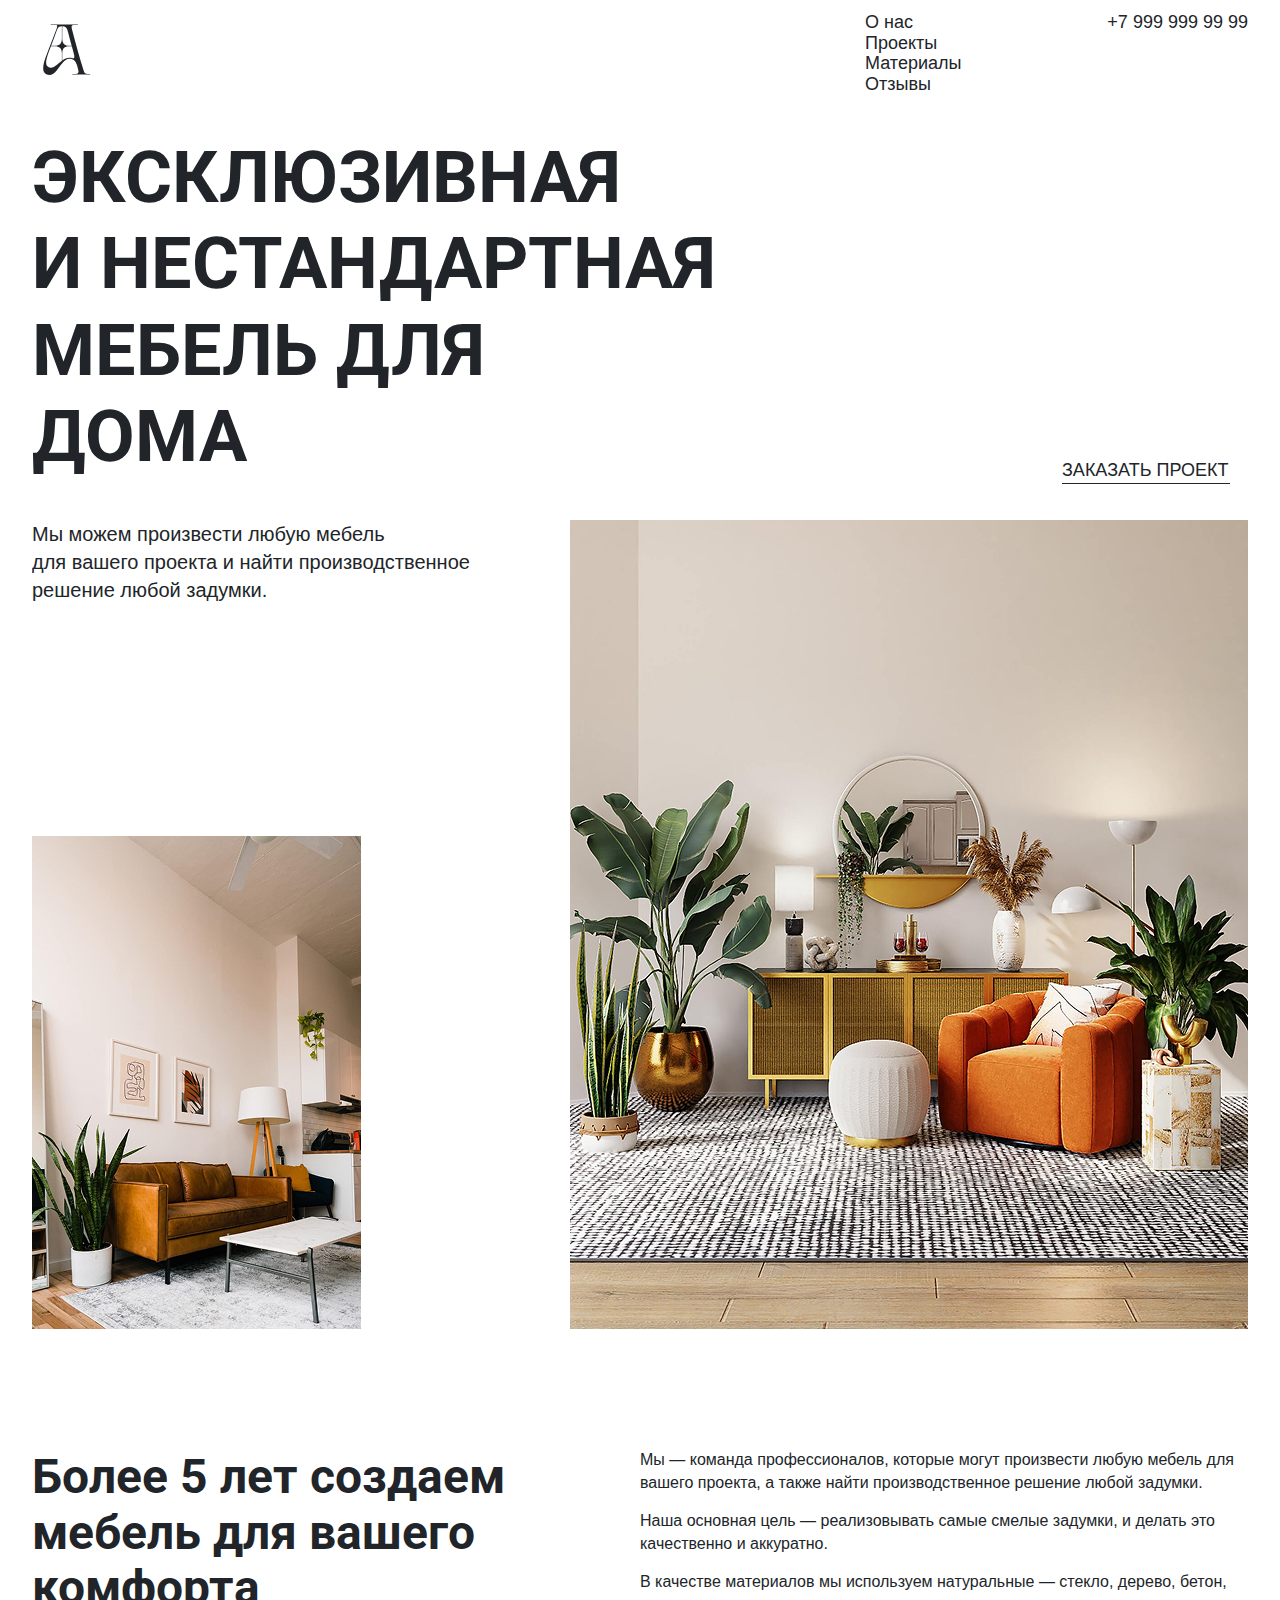
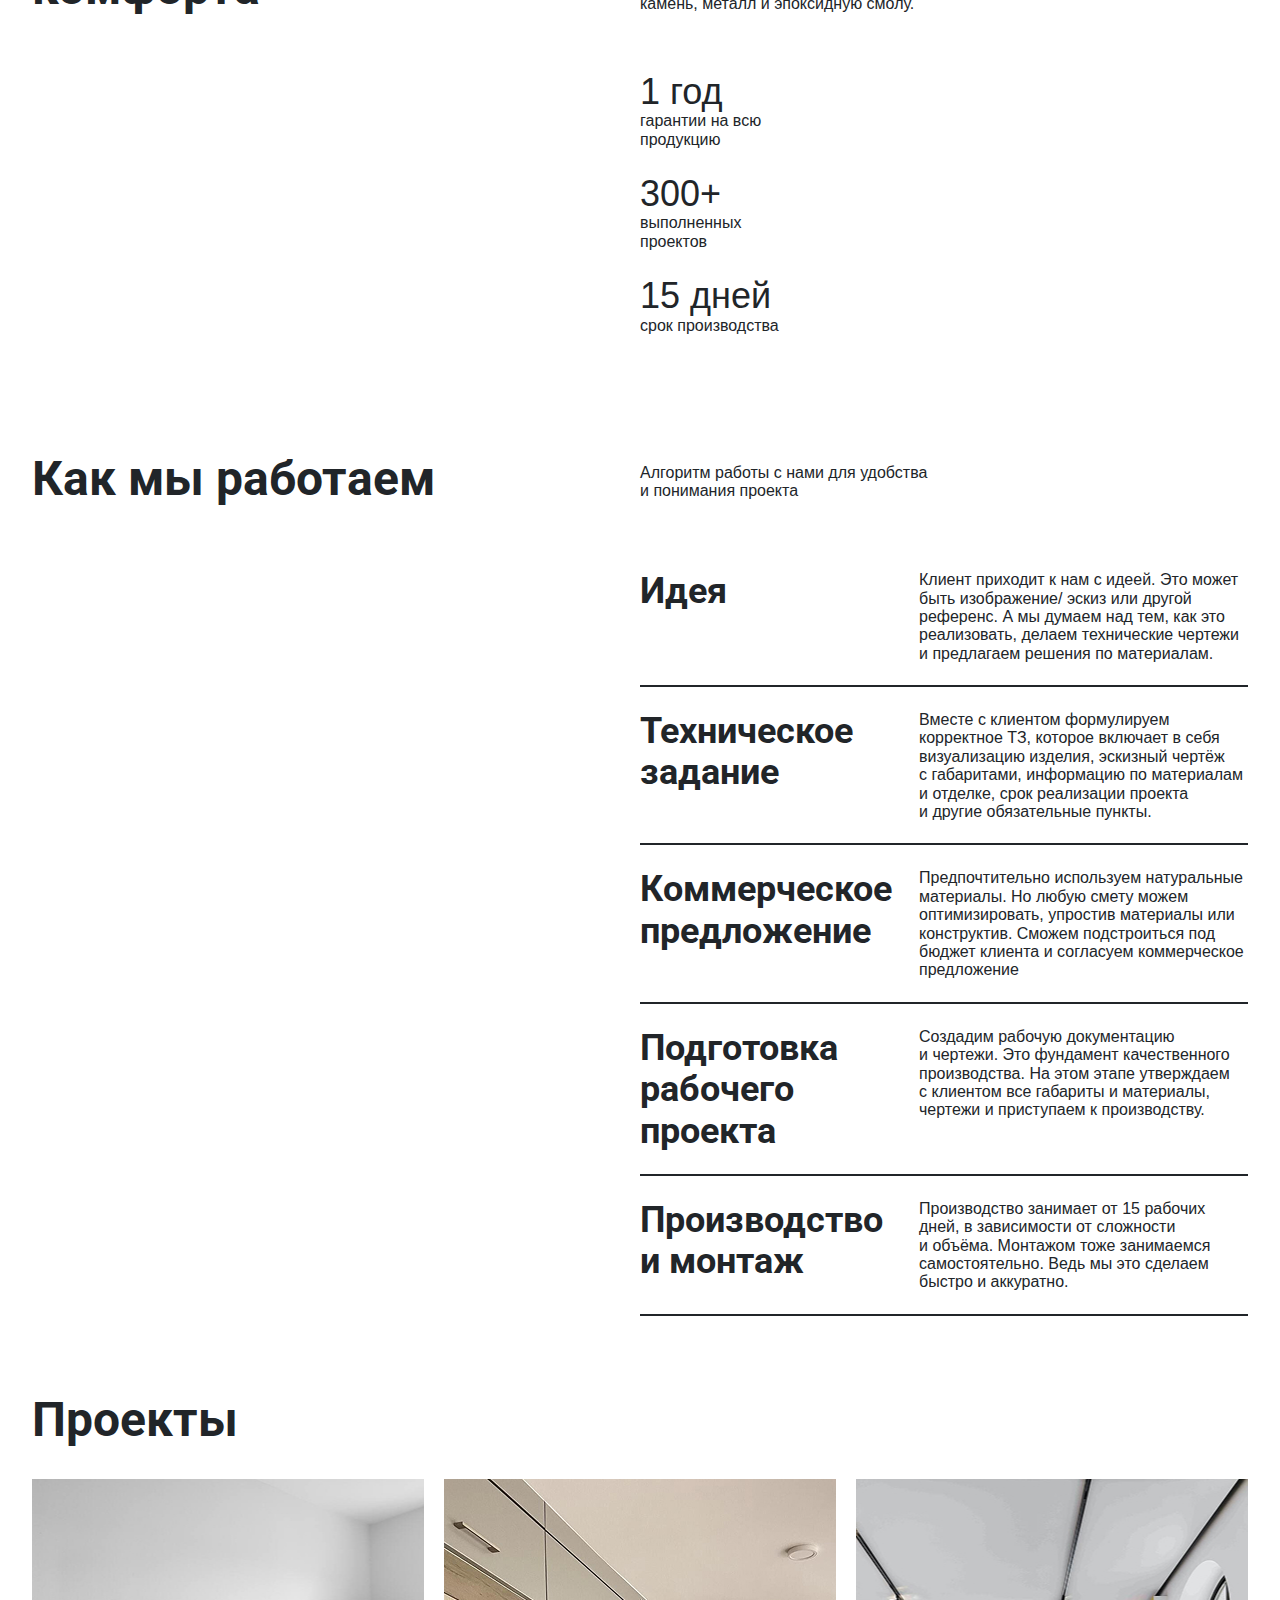
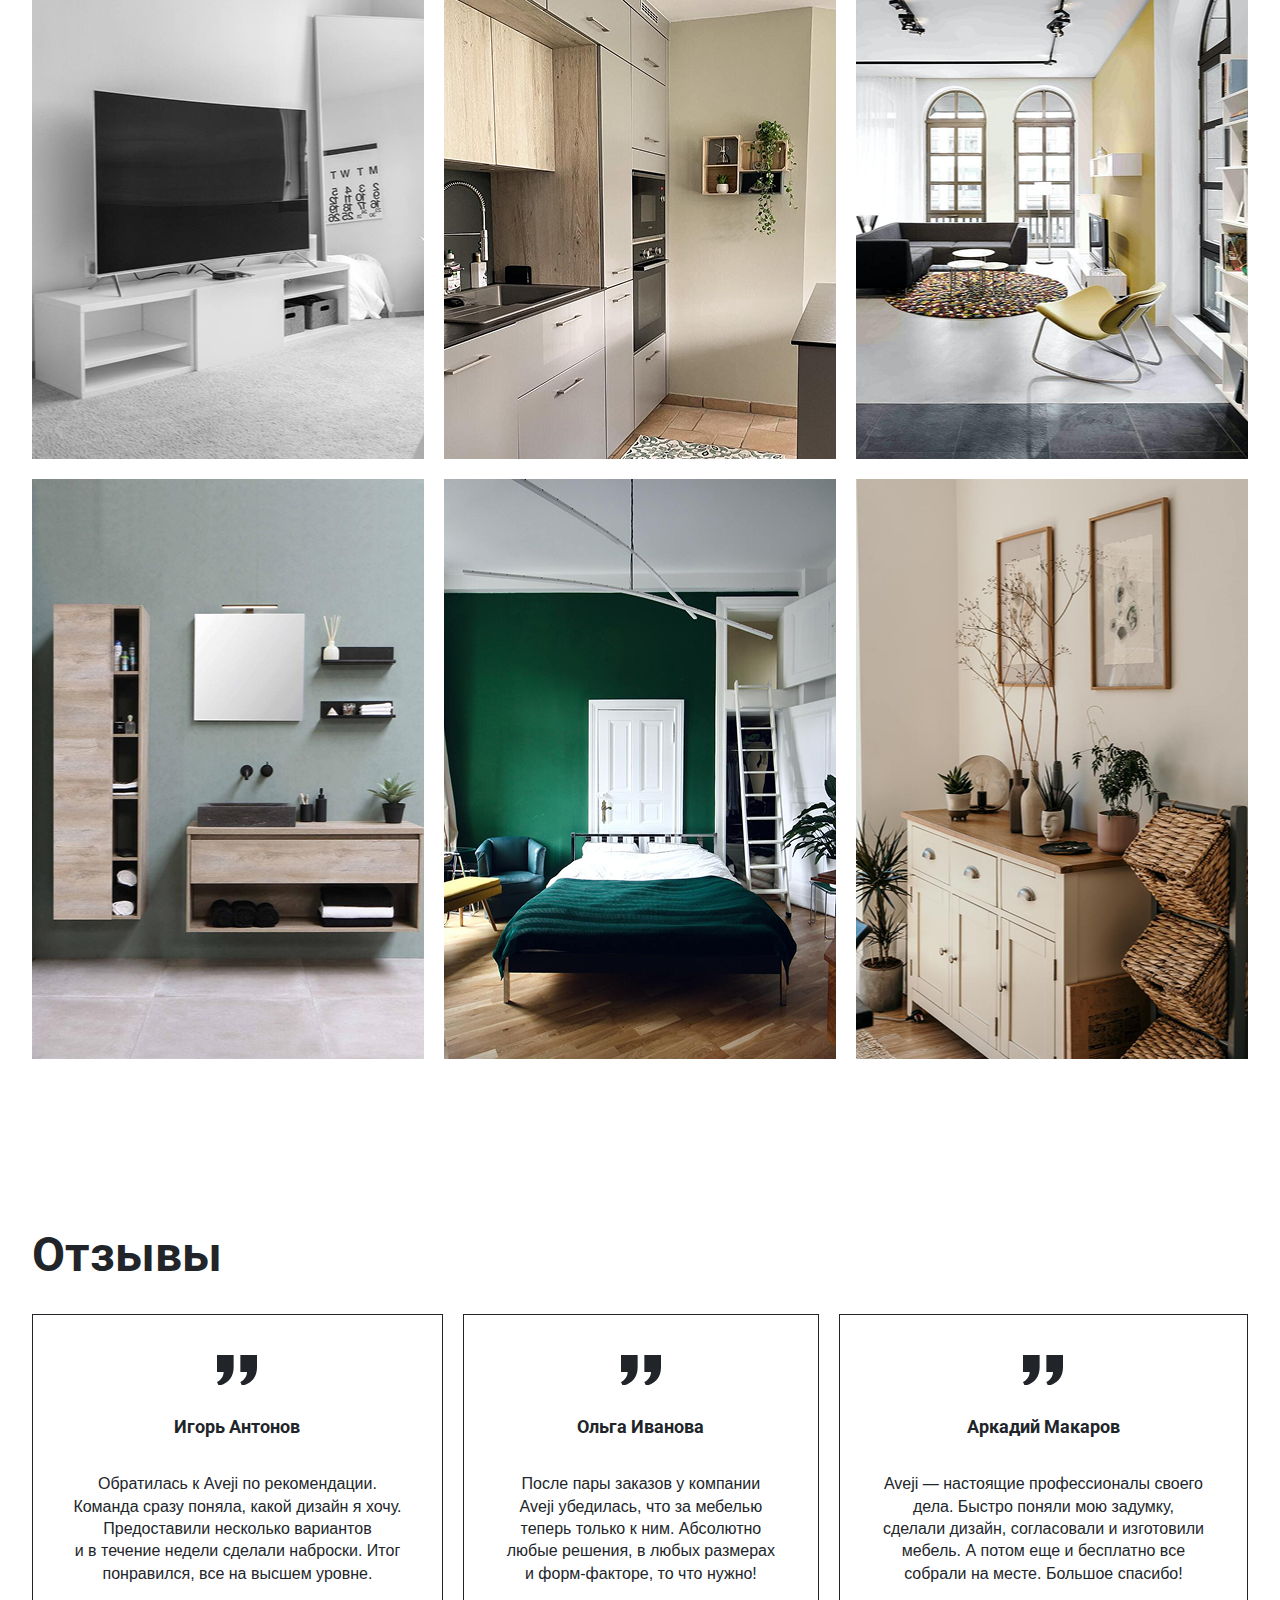
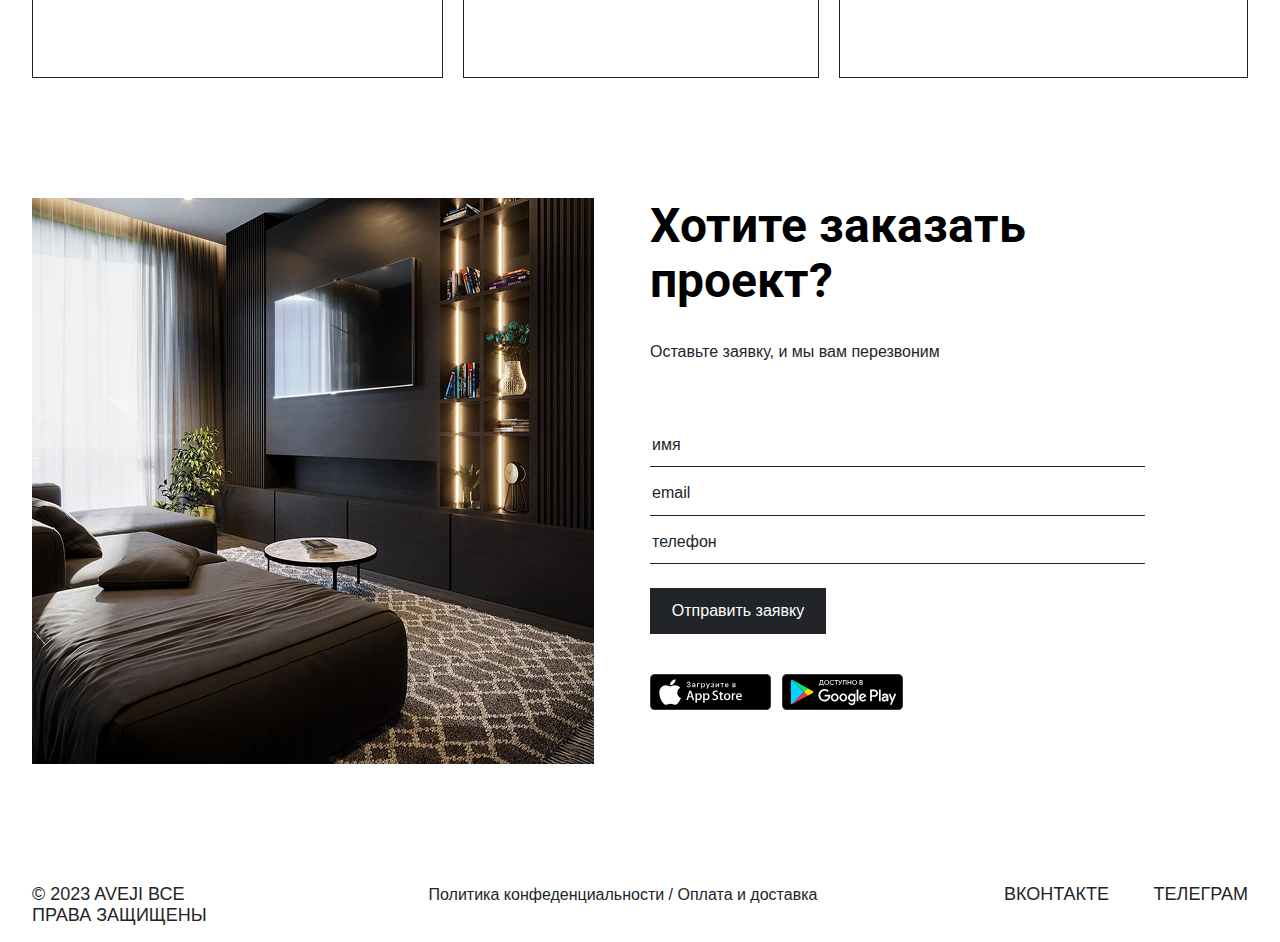
<file: index.html>
<!DOCTYPE html>
<html lang="ru">

<head>
    <meta charset="UTF-8">
    <meta name="viewport" content="width=device-width, initial-scale=1.0">
    <link rel="stylesheet" href="https://cdn.jsdelivr.net/npm/swiper@11/swiper-bundle.min.css" />
    <link rel="stylesheet" href="css/normalize.css">
    <link rel="stylesheet" href="css/style.css">
    <!-- fonts -->
    <link rel="preconnect" href="https://fonts.googleapis.com">
    <link rel="preconnect" href="https://fonts.gstatic.com" crossorigin>
    <link href="https://fonts.googleapis.com/css2?family=Roboto:ital,wght@0,100..900;1,100..900&display=swap"
        rel="stylesheet">
    <!-- :) -->
    <link rel="shortcut icon" href="img/icons/logo.svg" type="image/x-icon">
    <title>aveji</title>
</head>

<body>
    <div class="container">
        <header>
            <nav class="menu">
                <a href="" class="menu__logo">
                    <img src="img/icons/logo.svg" alt="aveji logotyp">
                </a>
                <ul class="menu__list">
                    <li class="menu__item link"><a href="#bout-us" class="menu__link link">О нас</a></li>
                    <li class="menu__item link"><a href="#projects" class="menu__link link">Проекты</a></li>
                    <li class="menu__item link"><a href="404/404.html" class="menu__link link">Материалы</a></li>
                    <li class="menu__item link"><a href="#order" class="menu__link link">Отзывы</a></li>
                </ul>
                <a href="tel:+79999999999" class="menu__phone-number link">+7 999 999 99 99</a>
            </nav>

            <div class="home-screen home-screen__grid">
                <h1 class="title">Эксклюзивная <br> и нестандартная <br> мебель для дома</h1>
                <p class="subtitle">Мы можем произвести любую мебель <br> для вашего проекта и найти производственное
                    <br> решение
                    любой задумки.
                </p>
                <a href="" class="home__link link">ЗАКАЗАТЬ ПРОЕКТ</a>
                <img src="img/main-img1.jpg" alt="furniture photos" class="home__img home__img__small">
                <picture class="home__img home__img__big">
                    <source media="(max-width: 1260px)" srcset="img/main-img-medium.jpg">
                    <source media="(max-width: 500px )" srcset="img/main-img-mobile.jpg">
                    <img src="img/main-img2.jpg" alt="furniture photos" class="home__img home__img__big">
                </picture>
            </div>
        </header>

        <main>
            <section class="about-us about-us__flex" id="bout-us">
                <div class="about-us__part about-us__left">
                    <h2 class="about-us__title desctop-title">
                        Более 5 лет создаем мебель для вашего комфорта
                    </h2>

                    <h2 class="about-us__title mobile-title">О компании</h2>
                </div>
                <div class="about-us__part about-us__right">
                    <div class="about-us__desciptions">
                        <p class="about-us__desc">
                            Мы — команда профессионалов, которые могут произвести любую
                            мебель для вашего проекта, а также найти производственное решение любой задумки.
                        </p>
                        <p class="about-us__desc">
                            Наша основная цель — реализовывать самые смелые задумки, и делать
                            это качественно и аккуратно.
                        </p>
                        <p class="about-us__desc">
                            В качестве материалов мы используем натуральные — стекло, дерево,
                            бетон, камень, металл и эпоксидную смолу.
                        </p>
                    </div>
                    <div class="about-us__guarantees">
                        <p class="gurantees__big-text">1 год</p>
                        <p class="gurantees_smal-text">гарантии на всю продукцию</p>
                        <p class="gurantees__big-text">300+</p>
                        <p class="gurantees_smal-text">выполненных проектов</p>
                        <p class="gurantees__big-text">15 дней</p>
                        <p class="gurantees_smal-text">срок производства</p>
                    </div>
                </div>
            </section>

            <section class="how-work">
                <div class="how-work__left-part">
                    <h2 class="left-part__title">Как мы работаем</h2>
                </div>

                <div class="how-work__right-part">
                    <div class="right-part__top">
                        <p class="how-work__description">Алгоритм работы с нами для удобства и понимания проекта</p>
                    </div>
                    <div class="right-part__list">
                        <div class="right-part__item">
                            <h3 class="item__title">Идея</h3>
                            <p class="item__description">
                                Клиент приходит к нам с идеей. Это может быть изображение/ эскиз
                                или другой референс. А мы думаем над тем, как это реализовать, делаем технические
                                чертежи
                                и предлагаем решения по материалам.
                            </p>
                        </div>
                        <div class="right-part__item">
                            <h3 class="item__title">Техническое задание</h3>
                            <p class="item__description">
                                Вместе с клиентом формулируем корректное ТЗ, которое включает в себя визуализацию
                                изделия,
                                эскизный чертёж с габаритами, информацию по материалам и отделке, срок реализации
                                проекта
                                и другие обязательные пункты.
                            </p>
                        </div>
                        <div class="right-part__item">
                            <h3 class="item__title">Коммерческое предложение</h3>
                            <p class="item__description">
                                Предпочтительно используем натуральные материалы. Но любую смету можем
                                оптимизировать,
                                упростив материалы или конструктив. Сможем подстроиться под бюджет клиента
                                и согласуем
                                коммерческое предложение
                            </p>
                        </div>
                        <div class="right-part__item">
                            <h3 class="item__title">Подготовка рабочего проекта</h3>
                            <p class="item__description">
                                Создадим рабочую документацию и чертежи. Это фундамент качественного производства.
                                На этом
                                этапе утверждаем с клиентом все габариты и материалы, чертежи и приступаем
                                к производству.
                            </p>
                        </div>
                        <div class="right-part__item">
                            <h3 class="item__title">Производство и монтаж</h3>
                            <p class="item__description">
                                Производство занимает от 15 рабочих дней, в зависимости от сложности и объёма.
                                Монтажом тоже
                                занимаемся самостоятельно. Ведь мы это сделаем быстро и аккуратно.
                            </p>
                        </div>
                    </div>
                </div>
            </section>

            <section class="projects" id="projects">
                <h2 class="projects__title">Проекты</h2>
                <div class="project__grid">
                    <div class="projects__item projects__item-1">
                        <a href="#" class="project__link">
                            <span>Тумба под телевизор</span>
                            <img src="img/icons/arrow.svg" alt="arrow">
                        </a>
                    </div>
                    <div class="projects__item projects__item-2">
                        <a href="#" class="project__link">
                            <span>Кухонная мебель</span>
                            <img src="img/icons/arrow.svg" alt="arrow">
                        </a>
                    </div>
                    <div class="projects__item projects__item-3">
                        <a href="#" class="project__link">
                            <span>Угловой диван</span>
                            <img src="img/icons/arrow.svg" alt="arrow">
                        </a>
                    </div>
                    <div class="projects__item projects__item-4">
                        <a href="#" class="project__link">
                            <span>Мебель для прихожей</span>
                            <img src="img/icons/arrow.svg" alt="arrow">
                        </a>
                    </div>
                    <div class="projects__item projects__item-5">
                        <a href="#" class="project__link">
                            <span>Кровать</span>
                            <img src="img/icons/arrow.svg" alt="arrow">
                        </a>
                    </div>
                    <div class="projects__item projects__item-6">
                        <a href="#" class="project__link">
                            <span>Тумба</span>
                            <img src="img/icons/arrow.svg" alt="arrow">
                        </a>
                    </div>
                </div>
            </section>

            <section class="project-swiper">
                <h2 class="projects__title">Проекты</h2>
                <!-- Slider main container -->
                <div class="swiper">
                    <!-- Additional required wrapper -->
                    <div class="swiper-wrapper">
                        <!-- Slides -->
                        <div class="swiper-slide">
                            <div class="projects__item projects__item-1">
                                <a href="#" class="project__link">
                                    <span>Тумба под телевизор</span>
                                    <img src="img/icons/arrow.svg" alt="arrow">
                                </a>
                            </div>
                        </div>
                        <div class="swiper-slide">
                            <div class="projects__item projects__item-2">
                                <a href="#" class="project__link">
                                    <span>Кухонная мебель</span>
                                    <img src="img/icons/arrow.svg" alt="arrow">
                                </a>
                            </div>
                        </div>
                        <div class="swiper-slide">
                            <div class="projects__item projects__item-3">
                                <a href="#" class="project__link">
                                    <span>Угловой диван</span>
                                    <img src="img/icons/arrow.svg" alt="arrow">
                                </a>
                            </div>
                        </div>
                        <div class="swiper-slide">
                            <div class="projects__item projects__item-4">
                                <a href="#" class="project__link">
                                    <span>Мебель для прихожей</span>
                                    <img src="img/icons/arrow.svg" alt="arrow">
                                </a>
                            </div>
                        </div>
                        <div class="swiper-slide">
                            <div class="projects__item projects__item-5">
                                <a href="#" class="project__link">
                                    <span>Кровать</span>
                                    <img src="img/icons/arrow.svg" alt="arrow">
                                </a>
                            </div>
                        </div>
                        <div class="swiper-slide">
                            <div class="projects__item projects__item-6">
                                <a href="#" class="project__link">
                                    <span>Тумба</span>
                                    <img src="img/icons/arrow.svg" alt="arrow">
                                </a>
                            </div>
                        </div>
                    </div>
                    <!-- If we need pagination -->
                    <div class="swiper-pagination"></div>
                </div>
            </section>

            <section class="feedback">
                <h2 class="feedback__title">Отзывы</h2>

                <div class="feedback__flex">
                    <div class="feedback__item">
                        <img src="img/icons/quot.svg" alt="icon for feedback" class="feedback-img">
                        <h3 class="feedback-author">Игорь Антонов</h3>
                        <p class="feedback-text">
                            Обратилась к Aveji по рекомендации. Команда сразу поняла, какой дизайн
                            я хочу. Предоставили несколько вариантов и в течение недели сделали наброски. Итог
                            понравился,
                            все на высшем уровне.
                        </p>
                    </div>

                    <div class="feedback__item">
                        <img src="img/icons/quot.svg" alt="icon for feedback" class="feedback-img">
                        <h3 class="feedback-author">Ольга Иванова</h3>
                        <p class="feedback-text">
                            После пары заказов у компании Aveji убедилась, что за мебелью теперь только к ним. Абсолютно
                            любые решения, в любых размерах и форм-факторе, то что нужно!
                        </p>
                    </div>

                    <div class="feedback__item">
                        <img src="img/icons/quot.svg" alt="icon for feedback" class="feedback-img">
                        <h3 class="feedback-author">Аркадий Макаров</h3>
                        <p class="feedback-text">
                            Aveji — настоящие профессионалы своего дела. Быстро поняли мою задумку, сделали дизайн,
                            согласовали и изготовили мебель. А потом еще и бесплатно все собрали на месте. Большое
                            спасибо!
                        </p>
                    </div>
                </div>
            </section>
        </main>

        <footer>
            <section class="order order__grid">
                <img class="order__img" src="img/footer-img.png" alt="couch">
                <div class="order-right">
                    <h2 class="order__title">Хотите заказать проект?</h2>
                    <p class="order__description">Оставьте заявку, и мы вам перезвоним</p>
                    <form action="" class="order__form" id="order">
                        <input type="text" name="user-name" placeholder="имя">
                        <input type="email" name="user-email" placeholder="email">
                        <input class="tel" type="tel" name="user-number" placeholder="телефон">
                        <button class="order__button" type="submit">Отправить заявку</button>
                    </form>
                    <a href="404/404.html" class="downtload-app app-store"><img src="img/icons/appstore.svg"
                            alt="app store"></a>
                    <a href="404/404.html" class="downtload-app google-play"><img src="img/icons/googleplay.svg"
                            alt="google play"></a>
                </div>
            </section>
            <section class="footer__text">
                <p class="copy">© 2023 Aveji
                    Все права защищены</p>
                <a href="404/404.html" class="politic link">Политика конфеденциальности / Оплата и доставка</a>
                <a href="404/404.html" class="politic politic__mobile politic__mobile1 link">Политика
                    конфеденциальности</a>
                <a href="404/404.html" class="politic politic__mobile politic__mobile2 link">Оплата и доставка</a>
                <div class="social-media__link">
                    <a class="vk link" href="404/404.html">Вконтакте</a>
                    <a class="telegram link" href="404/404/404.html">Телеграм</a>
                </div>
            </section>
        </footer>
    </div>

    <script src="https://cdn.jsdelivr.net/npm/swiper@11/swiper-bundle.min.js"></script>
    <script src="js/main.js"></script>
</body>

</html>
</file>
<file: css/style.css>
/* глобальные стили */

:root {
    --blakc: #212529;
}

html {
    font-size: 62.5%;
    scroll-behavior: smooth;
}

* {
    box-sizing: border-box;
}


.container {
    max-width: 1440px;
    margin: 0 auto;
    padding: 1.2em 3.2em 1.6em;
}

ul {
    list-style: none;
    padding: 0;
    margin: 0;
}

a {
    text-decoration: none;
    transition: all 0.3s ease-in-out;
}

a,
p,
h1,
h2,
h3 {
    color: var(--blakc);
    margin: 0;
}

img {
    object-fit: cover;
}

/* --- */

/* стили header */

.menu {
    font-size: 1.8rem;
    display: flex;
    align-items: start;
    justify-content: space-between;
}

.menu__list {
    flex-grow: 1;
    flex-basis: 0;
    margin-left: 62.75%;
}

.title {
    font-size: 7.2rem;
    line-height: 120%;
    text-transform: uppercase;
}

.subtitle {
    font-size: 2rem;
    line-height: 140%;
}

.home__link {
    max-width: 168px;
    position: relative;
    font-size: 1.8rem;
    grid-column: 11/13;
    grid-row: 1/2;
    align-self: end;
    text-align: center;
    margin-bottom: 4rem;
    text-align: left;
    text-decoration: none;
}

.home-screen {
    position: relative;
    overflow: hidden;
}

.home-screen__grid {
    display: grid;
    grid-template-columns: repeat(12, minmax(0, 1fr));
    grid-template-rows: repeat(3, auto);
    column-gap: 2rem;
}

.title {
    margin: 4rem 0;
    grid-column: 1 / 7;
    grid-row: 1;
}


.subtitle {
    margin: 0;
    grid-row: 2;
    grid-column: span 5;
    margin-bottom: 11.6em;
}

.home__img {
    grid-row: 3;
    margin: 0;
}

.home__img__small {
    grid-column: 1/3;
    align-self: end;
}

.home__img__big {
    grid-row: 2/4;
    position: absolute;
    width: 100%;
    max-width: 678px;
    left: 100%;
    transform: translateX(-100%);
}

header {
    margin-bottom: 12em;
}

/* --- */

/* стили about-us */
.about-us {
    margin-bottom: 11.6rem;
}

.about-us__flex {
    display: flex;
    flex-wrap: wrap;
    justify-content: space-between;
}

.about-us__part {
    max-width: 50%;
}

.about-us__title {
    font-size: 4.8rem;
    max-width: 562px;
    margin: 0;
}

.mobile-title {
    display: none;
}

.about-us__desc {
    font-size: 1.6rem;
    line-height: 140%;
    max-width: 678px;
    margin: 0 0 1.6rem;
}



.gurantees__big-text {
    font-size: 3.6rem;
    margin: 0;
}

.gurantees_smal-text {
    font-size: 1.6rem;
    max-width: 146px;
    margin: 0 0 2.4rem;
}

.gurantees_smal-text:last-child {
    margin: 0;
}

.about-us__desc:last-child {
    margin-bottom: 5.5rem;
}

.how-work {
    margin-bottom: 7.6em;
}

.how-work,
.right-part__item {
    display: flex;
}

.how-work__left-part,
.how-work__right-part {
    min-width: 50%;
}

.left-part__title {
    font-size: 4.8rem;
}

.how-work__description,
.item__description {
    font-size: 1.6rem;
}

.how-work__description {
    max-width: 325px;
    margin-bottom: 4.4em;
    margin-top: 1.3rem;
}

.item__description {
    max-width: 329px;
}

.right-part__item {
    align-items: start;
    justify-content: space-between;
    padding-bottom: 2.2rem;
    margin-bottom: 2.4em;
    border-bottom: 2px solid var(--blakc);
}

.item__title {
    font-size: 3.6rem;
    max-width: 300px;
}

.right-part__item:last-child {
    margin: 0;
}

/* --- */

/* стили projects */
.projects {
    margin-bottom: 16.8em;
}

.projects__title {
    font-size: 4.8rem;
    margin-bottom: 3.2rem;
}

.project__grid {
    display: grid;
    grid-template-columns: repeat(3, minmax(0, 1fr));
    gap: 2em;

}

.projects__item {
    min-width: 252px;
    width: 100%;
    height: 100vw;
    max-height: 580px;
    position: relative;
    overflow: hidden;
}

.projects__item-1 {
    background: url(../img/project-img1.jpg);
    background-position: center;
    background-size: cover;
}

.projects__item-2 {
    background: url(../img/project-img2.jpg);
    background-position: center;
    background-size: cover;
}

.projects__item-3 {
    background: url(../img/project-img3.jpg);
    background-position: center;
    background-size: cover;
}

.projects__item-4 {
    background: url(../img/project-img4.jpg);
    background-position: center;
    background-size: cover;
}

.projects__item-5 {
    background: url(../img/project-img5.jpg);
    background-position: center;
    background-size: cover;
}

.projects__item-6 {
    background: url(../img/project-img6.jpg);
    background-position: center;
    background-size: cover;
}

.project__link {
    position: absolute;
    bottom: 0;
    left: 0;
    right: 0;
    padding: 2.2rem 2rem;
    background-color: rgba(0, 0, 0, 0.5);
    color: #fff;
    display: flex;
    align-items: center;
    justify-content: space-between;
    transform: translateY(100%);
    transition: all 0.3s ease;
}

.project__link>a {
    color: #fff;
}

.project-swiper {
    display: none;
}

.swiper-pagination-bullet-active {
    background-color: var(--blakc);
}

/* --- */

/* стили feedback */
.feedback {
    margin-bottom: 12em;
}

.feedback__title {
    font-size: 4.8rem;
    margin-bottom: 3.2rem;
}

.feedback__flex {
    display: flex;
    justify-content: space-between;
    gap: 2em;
}

.feedback__item {
    max-width: 445px;
    padding: 4rem 4rem 9.2rem;
    display: flex;
    align-items: center;
    text-align: center;
    flex-direction: column;
    border: 1px solid var(--blakc);
}

.feedback-img {
    max-width: 4rem;
    margin-bottom: 3.2em;
}

.feedback-author {
    font-size: 1.8rem;
    margin-bottom: 2em;
}

.feedback-text {
    font-size: 1.6rem;

    line-height: 140%
}

/* --- */

/* стили для footer */
.order {
    margin-bottom: 12rem;
}

.order__title {
    font-size: 4rem;
    color: #000;
    margin-bottom: 3.2rem;
}

.order__description {
    font-size: 1.6rem;
    line-height: 140%;
    margin-bottom: 7.2rem;
}

::placeholder {
    font-size: 1.6rem;
    color: var(--blakc);

}

input {
    width: 100%;
    max-width: 562px;
    border: 0;
    border-bottom: 1.5px solid var(--blakc);
    font-size: 1.6rem;
    display: block;
    margin-bottom: 1.6rem;
    padding-bottom: 1.2rem;
}

.order__grid {
    display: grid;
    grid-template-columns: repeat(12, minmax(0, 1fr));
    gap: 20px;
}

.order__img {
    grid-column: 1/6;
}

.order-right {
    grid-column: 7/12;
}

.order__title {
    font-size: 4.8rem;
    margin-bottom: 3.2rem;
}

.order__description {
    margin-bottom: 7.2rem;
}

.tel {
    margin-bottom: 2.4rem;
}

input {
    outline: none;
    transition: all 0.3s ease;
}


.order__button {
    padding: 12px 20px;
    width: 176px;
    height: 46px;
    background: #212529;
    font-size: 16px;
    line-height: 140%;
    text-align: center;
    color: #fff;
    margin-bottom: 4rem;
    transition: all 0.3s ease;
    border: none;
}

.footer__text {
    display: flex;
    justify-content: space-between;
}

.app-store {
    margin-right: 8px;
}

.copy {
    font-size: 1.8rem;
    text-transform: uppercase;
    max-width: 210px;
}

.politic {
    font-size: 1.6rem;
    line-height: 140%;
}

.politic__mobile {
    display: none;
}

.social-media__link {
    font-size: 1.8rem;
    text-transform: uppercase;
    margin-bottom: 1.6rem;
}

.vk {
    margin-right: 4rem;
}

/* --- */

/* шрифты */
h1,
h2,
h3 {
    font-family: "Roboto", sans-serif;
}

p,
a,
ul,
form {
    font-family: Helvetica, Arial, sans-serif;
}

/* --- */

/* анимации */


.link {
    transition: 0.3s ease
}

.link:hover {
    color: #ddd7c0;
}

.home__link::after {
    content: '';
    width: 100%;
    height: 0.5px;
    position: absolute;
    top: 2.3rem;
    left: 0;
    background: var(--blakc);
    transition: all 0.4s ease;
}

.home__link:hover::after {
    width: 0;
    right: 100%;
}

.home__link:hover {
    color: var(--blakc);
    text-decoration: none;
}

input:focus {
    outline: none;
    border-color: #ddd7c0;
}

input:focus::placeholder {
    color: transparent;
    transition: 0.3 ease;
}

.projects__item:hover .project__link {
    transform: translateY(0%);
}

.order__button:hover {
    background-color: #ddd7c0;
    border-color: #ddd7c0;
    color: #212529;
}

a:hover {
    text-decoration: underline;
}

/* --- */

/* слайдер */

.swiper {
    width: 100%;
    height: auto;
}


/* --- */

/* адоптив */

@media (max-width: 1260px) {

    .title {
        font-size: 5.5rem;
    }

    .home-screen {
        display: block;
        height: 100%;
    }

    .subtitle {
        grid-column: 1 / 6;
        margin-bottom: 4.8em;
    }

    .home__img__small {
        display: none;
    }

    .home__link {
        display: block;
        grid-row: 2;
        grid-column: 1 / 12;
        margin: 0 0 2.4rem 0;
        padding: 0;
        text-align: left;
        margin-bottom: 2.4rem;
    }

    .home__img__big {
        max-width: 100%;
        display: block;
        position: relative;
        grid-row: 3;
        grid-column: 1 / 13;
        max-width: 100%;
    }

    .about-us {
        margin-bottom: 3.2rem;
    }

    .about-us__flex {
        flex-direction: column;
    }

    .about-us__title {
        margin-bottom: 2rem;
    }

    .desctop-title {
        display: none;
    }

    .mobile-title {
        display: block;
    }

    .how-work {
        flex-direction: column;
    }

    .left-part__title {
        margin-bottom: 2rem;
    }

    .how-work__description {
        margin-top: 0;
        margin-bottom: 2.8rem;
    }

    .right-part__item {
        flex-wrap: wrap;
    }

    .order-right {
        grid-column: 8 / 13;
    }


}

@media (max-width: 950px) {

    .title{
        font-size: 3.2rem;
    }

    .container {
        padding: 0.8rem 1.2rem;
    }

    .menu {
        display: none;
    }

    .home-screen {
        margin-bottom: -5.5rem;
    }

    .title {
        margin-bottom: 2rem;
    }

    .subtitle {
        margin-bottom: 2.4rem;
    }

    .about-us__title,
    .left-part__title,
    .projects__title,
    .feedback__title,
    .order__title {
        font-size: 2.8rem;
    }

    .projects {
        display: none;
    }

    .project-swiper {
        max-width: 100%;
        margin: 0 auto;
        margin-bottom: 4.8rem;
    }

    .projects__item {
        max-width: 100%;
        min-width: 252px;
        margin-bottom: 4rem;
    }

    .projects__item:hover .project__link {
        transform: translateY(0%);
    }

    .project__link {
        transform: translateY(0%);
        font-size: 1.6rem;
        background-color: rgba(0, 0, 0, 0.6);
    }

    .project-swiper {
        display: block;
    }

    .feedback__flex {
        flex-direction: column;
    }

    .feedback__item {
        max-width: 100%;
        min-width: 343px;
        align-items: center;
        padding: 3.2rem 3.2rem 3.7rem;
    }

    .feedback__item>h3 {
        margin-bottom: 2rem;
    }

    .order__img {
        display: none;
    }

    .order-right {
        grid-column: 2 / 12;
    }

    .order {
        margin-bottom: 6rem;
    }

    .order-right {
        grid-template-columns: repeat(4, 1fr);
    }

    .order__title,
    .order__description {
        grid-column: 1 / 4;
    }

    .footer__text {
        display: grid;
        grid-template-columns: repeat(4, 1fr);
        gap: 1.6rem;
    }

    .social-media__link {
        text-align: center;
        justify-content: center;
        grid-column: 2 / 4;
        grid-row: 1;
    }

    .politic {
        display: none;
    }

    .politic__mobile {
        display: block;
        grid-column: 2 / 4;
        grid-row: 2;
        text-align: center;
    }

    .politic__mobile2 {
        grid-row: 3;
        transform: translateY(-50%);

    }

    .copy {
        line-height: 4rem;
        position: relative;
        left: 50%;
        grid-column: 2 / 4;
        grid-row: 4;
        text-align: center;
        transform: translateX(-50%);
    }
}

@media (max-width: 515px) {
    .home-screen__grid {
        display: block;
    }

    .subtitle {
        font-size: 1.6rem;
    }

    .home__link {
        display: block;
        margin-bottom: 3.2rem;
    }

    .about-us__flex {
        display: block;
        margin-bottom: 3.2rem;
    }

    .about-us__right {
        max-width: 100%;

    }

    .right-part__item {
        flex-direction: column;
    }

    .item__title {
        margin-bottom: 2rem;
    }

    .about-us__desc:last-child {
        margin: 0;
    }

    .social-media__link {
        grid-column: 1 / 5;
    }

    .vk.link {
        grid-column: 1 / 3;
        margin-right: 3.2rem;
    }

    .telegram.link {
        grid-column: 3 / 5;
    }

    .politic__mobile1 {
        grid-column: 1 / 5;
    }

    .copy {
        grid-column: 1 / 5;
    }

    .home__link,
    .order__button {
        font-size: 1.2rem;

    }

    .home__link{
        display: inline-block;
        max-width: 16.5rem;
    }

    .order__button{
        width: 180px;
        padding: 1.2rem 1.6rem ;
    }
    
}


@media (max-width: 450px) {
    .feedback__item {
        padding: 1.6rem 1.6rem 2.7rem;
    }

    .home__link,
    .order__button {
        font-size: 1.2rem;

    }

    .home__link{
        max-width: 16.5rem%;
    }

    .order__button{
        width: 180px;
        padding: 1.2rem 1.6rem ;
    }
}


/* --- */
</file>
